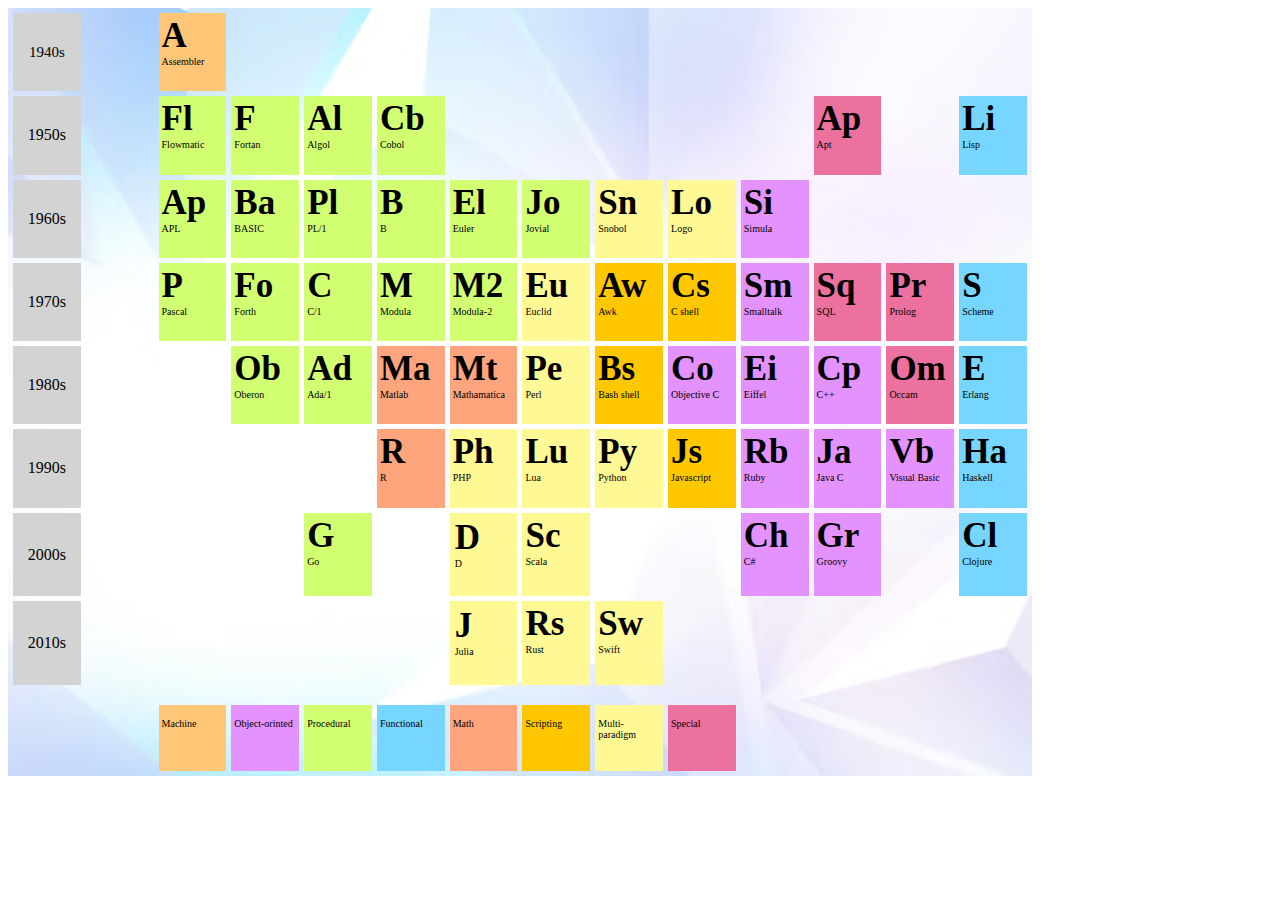
<file: index.html>
<!DOCTYPE html>
<html lang="en">
<head>
    <meta charset="UTF-8">
    <meta name="viewport" content="width=device-width, initial-scale=1.0">
    <title>Programming language</title>
    <link rel="stylesheet" href="/style/style_for_program.css"
    </head>
<body>
   <table border="0" cellspacing="5" cellpadding="0" style="table-layout: fixed; width: 1024px; height: 768px; background-image:url(/img/abstract_wall.jpg)">
    
<!-- 1940`s ---- rinda -->
    
    <tr>
        <td rowspan="2" bgcolor="lightgray" align="center" style="font-size: 15px; vertical-align: center; padding: 3px;">1940s</td>
        <td rowspan="2"></td>
        <td rowspan="2" style="background-color:rgb(255,198,119); vertical-align: top; text-align: left; padding: 3px;">
            <h1 style="font-size: 35px; margin: 0;">A</h1>
            <p style="font-size: 10px; margin: 0;">Assembler</p>
        </td>
        <td rowspan="2" colspan="11"></td>    
    </tr>
        <tr> </tr>
    
<!-- 1950`s ---- rinda -->
    
    <tr>
        <td rowspan="2" bgcolor="lightgray" align="center">1950s</td>
        <td rowspan="2" ></td>
        <td rowspan="2" style="background-color: rgb(210, 255, 113); vertical-align: top; text-align: left; padding: 3px;">
            <h1 style="font-size: 35px;  margin: 0;">Fl</h1>
            <p style="font-size: 10px; margin: 0;">Flowmatic</p>
        </td>
        <td rowspan="2" style="background-color: rgb(210, 255, 113); vertical-align: top; text-align: left; padding: 3px;">
            <h1 style="font-size: 35px; margin: 0;">F</h1>
            <p style="font-size: 10px; margin: 0;">Fortan</p>
        </td>
        <td rowspan="2" style="background-color: rgb(210, 255, 113); vertical-align: top; text-align: left; padding: 3px;">
            <h1 style="font-size: 35px; margin: 0;">Al</h1>
            <p style="font-size: 10px; margin: 0;">Algol</p>
        </td>
        <td rowspan="2" style="background-color: rgb(210, 255, 113); vertical-align: top; text-align: left; padding: 3px;">
            <h1 style="font-size: 35px; margin: 0;">Cb</h1>
            <p style="font-size: 10px; margin: 0;">Cobol</p>
        </td>
        <td rowspan="2" colspan="5"></td>
        <td rowspan="2" style="background-color: rgb(236,113,159); vertical-align: top; text-align: left; padding: 3px;">
            <h1 style="font-size: 35px; margin: 0;">Ap</h1>
            <p style="font-size: 10px; margin: 0;">Apt</p>
        </td>
        <td rowspan="2"></td>
        <td rowspan="2" style="background-color: rgb(118,214,255); vertical-align: top; text-align: left; padding: 3px;">
            <h1 style="font-size: 35px; margin: 0;">Li</h1>
            <p style="font-size: 10px; margin: 0;">Lisp</p>
        </td>
    </tr>
    <tr> </tr>

<!-- 1960`s ---- rinda -->

    <tr>
        <td rowspan="2" bgcolor="lightgray" align="center">1960s</td>
        <td rowspan="2" ></td>
        <td rowspan="2" style="background-color: rgb(210, 255, 113); vertical-align: top; text-align: left; padding: 3px;">
            <h1 style="font-size: 35px;  margin: 0;">Ap</h1>
            <p style="font-size: 10px; margin: 0;">APL</p>
        </td>
        <td rowspan="2" style="background-color: rgb(210, 255, 113); vertical-align: top; text-align: left; padding: 3px;">
            <h1 style="font-size: 35px; margin: 0;">Ba</h1>
            <p style="font-size: 10px; margin: 0;">BASIC</p>
        </td>
        <td rowspan="2" style="background-color: rgb(210, 255, 113); vertical-align: top; text-align: left; padding: 3px;">
            <h1 style="font-size: 35px; margin: 0;">Pl</h1>
            <p style="font-size: 10px; margin: 0;">PL/1</p>
        </td>
        <td rowspan="2" style="background-color: rgb(210, 255, 113); vertical-align: top; text-align: left; padding: 3px;">
            <h1 style="font-size: 35px; margin: 0;">B</h1>
            <p style="font-size: 10px; margin: 0;">B</p>
        </td>
        <td rowspan="2" style="background-color: rgb(210, 255, 113); vertical-align: top; text-align: left; padding: 3px;">
            <h1 style="font-size: 35px; margin: 0;">El</h1>
            <p style="font-size: 10px; margin: 0;">Euler</p>
        </td>
        <td rowspan="2" style="background-color: rgb(210, 255, 113); vertical-align: top; text-align: left; padding: 3px;">
            <h1 style="font-size: 35px; margin: 0;">Jo</h1>
            <p style="font-size: 10px; margin: 0;">Jovial</p>
        </td>
        <td rowspan="2" style="background-color: rgb(254,249,149); vertical-align: top; text-align: left; padding: 3px;">
            <h1 style="font-size: 35px; margin: 0;">Sn</h1>
            <p style="font-size: 10px; margin: 0;">Snobol</p>
        </td>
        <td rowspan="2" style="background-color: rgb(254,249,149); vertical-align: top; text-align: left; padding: 3px;">
            <h1 style="font-size: 35px; margin: 0;">Lo</h1>
            <p style="font-size: 10px; margin: 0;">Logo</p>
        </td>
        <td rowspan="2" style="background-color: rgb(228,146,254); vertical-align: top; text-align: left; padding: 3px;">
            <h1 style="font-size: 35px; margin: 0;">Si</h1>
            <p style="font-size: 10px; margin: 0;">Simula</p>
        </td>
        <td rowspan="2" colspan="3"></td>
    </tr>
    <tr></tr>

<!-- 1970`s ---- rinda -->

    <tr>
        <td rowspan="2" bgcolor="lightgray" align="center">1970s</td>
        <td rowspan="2" ></td>
        <td rowspan="2" style="background-color: rgb(210, 255, 113); vertical-align: top; text-align: left; padding: 3px;">
            <h1 style="font-size: 35px;  margin: 0;">P</h1>
            <p style="font-size: 10px; margin: 0;">Pascal</p>
        </td>
        <td rowspan="2" style="background-color: rgb(210, 255, 113); vertical-align: top; text-align: left; padding: 3px;">
            <h1 style="font-size: 35px; margin: 0;">Fo</h1>
            <p style="font-size: 10px; margin: 0;">Forth</p>
        </td>
        <td rowspan="2" style="background-color: rgb(210, 255, 113); vertical-align: top; text-align: left; padding: 3px;">
            <h1 style="font-size: 35px; margin: 0;">C</h1>
            <p style="font-size: 10px; margin: 0;">C/1</p>
        </td>
        <td rowspan="2" style="background-color: rgb(210, 255, 113); vertical-align: top; text-align: left; padding: 3px;">
            <h1 style="font-size: 35px; margin: 0;">M</h1>
            <p style="font-size: 10px; margin: 0;">Modula</p>
        </td>
        <td rowspan="2" style="background-color: rgb(210, 255, 113); vertical-align: top; text-align: left; padding: 3px;">
            <h1 style="font-size: 35px; margin: 0;">M2</h1>
            <p style="font-size: 10px; margin: 0;">Modula-2</p>
        </td>
        <td rowspan="2" style="background-color: rgb(254,249,149); vertical-align: top; text-align: left; padding: 3px;">
            <h1 style="font-size: 35px; margin: 0;">Eu</h1>
            <p style="font-size: 10px; margin: 0;">Euclid</p>
        </td>
        <td rowspan="2" style="background-color: rgb(255,199,0); vertical-align: top; text-align: left; padding: 3px;">
            <h1 style="font-size: 35px; margin: 0;">Aw</h1>
            <p style="font-size: 10px; margin: 0;">Awk</p>
        </td>
        <td rowspan="2" style="background-color: rgb(255,199,0); vertical-align: top; text-align: left; padding: 3px;">
            <h1 style="font-size: 35px; margin: 0;">Cs</h1>
            <p style="font-size: 10px; margin: 0;">C shell</p>
        </td>
        <td rowspan="2" style="background-color: rgb(228,146,254); vertical-align: top; text-align: left; padding: 3px;">
            <h1 style="font-size: 35px; margin: 0;">Sm</h1>
            <p style="font-size: 10px; margin: 0;">Smalltalk</p>
        </td>
        <td rowspan="2" style="background-color: rgb(236,113,159); vertical-align: top; text-align: left; padding: 3px;">
            <h1 style="font-size: 35px; margin: 0;">Sq</h1>
            <p style="font-size: 10px; margin: 0;">SQL</p>
        </td>
        <td rowspan="2" style="background-color: rgb(236,113,159); vertical-align: top; text-align: left; padding: 3px;">
            <h1 style="font-size: 35px; margin: 0;">Pr</h1>
            <p style="font-size: 10px; margin: 0;">Prolog</p>
        </td>
        <td rowspan="2" style="background-color: rgb(118,214,255); vertical-align: top; text-align: left; padding: 3px;">
            <h1 style="font-size: 35px; margin: 0;">S</h1>
            <p style="font-size: 10px; margin: 0;">Scheme</p>
        </td>
    </tr>
    <tr></tr>
    
<!-- 1980`s ---- rinda -->

    <tr>
        <td rowspan="2" bgcolor="lightgray" align="center">1980s</td>
        <td rowspan="2" ></td>
        <td rowspan="2"></td>
        <td rowspan="2" style="background-color: rgb(210, 255, 113); vertical-align: top; text-align: left; padding: 3px;">
            <h1 style="font-size: 35px; margin: 0;">Ob</h1>
            <p style="font-size: 10px; margin: 0;">Oberon</p>
        </td>
        <td rowspan="2" style="background-color: rgb(210, 255, 113); vertical-align: top; text-align: left; padding: 3px;">
            <h1 style="font-size: 35px; margin: 0;">Ad</h1>
            <p style="font-size: 10px; margin: 0;">Ada/1</p>
        </td>
        <td rowspan="2" style="background-color: rgb(254,165,125); vertical-align: top; text-align: left; padding: 3px;">
            <h1 style="font-size: 35px; margin: 0;">Ma</h1>
            <p style="font-size: 10px; margin: 0;">Matlab</p>
        </td>
        <td rowspan="2" style="background-color: rgb(254,165,125); vertical-align: top; text-align: left; padding: 3px;">
            <h1 style="font-size: 35px; margin: 0;">Mt</h1>
            <p style="font-size: 10px; margin: 0;">Mathamatica</p>
        </td>
        <td rowspan="2" style="background-color: rgb(254,249,149); vertical-align: top; text-align: left; padding: 3px;">
            <h1 style="font-size: 35px; margin: 0;">Pe</h1>
            <p style="font-size: 10px; margin: 0;">Perl</p>
        </td>
        <td rowspan="2" style="background-color: rgb(255,199,0); vertical-align: top; text-align: left; padding: 3px;">
            <h1 style="font-size: 35px; margin: 0;">Bs</h1>
            <p style="font-size: 10px; margin: 0;">Bash shell</p>
        </td>
        <td rowspan="2" style="background-color: rgb(228,146,254); vertical-align: top; text-align: left; padding: 3px;">
            <h1 style="font-size: 35px; margin: 0;">Co</h1>
            <p style="font-size: 10px; margin: 0;">Objective C</p>
        </td>
        <td rowspan="2" style="background-color: rgb(228,146,254); vertical-align: top; text-align: left; padding: 3px;">
            <h1 style="font-size: 35px; margin: 0;">Ei</h1>
            <p style="font-size: 10px; margin: 0;">Eiffel</p>
        </td>
        <td rowspan="2" style="background-color: rgb(228,146,254); vertical-align: top; text-align: left; padding: 3px;">
            <h1 style="font-size: 35px; margin: 0;">Cp</h1>
            <p style="font-size: 10px; margin: 0;">C++</p>
        </td>
        <td rowspan="2" style="background-color: rgb(236,113,159); vertical-align: top; text-align: left; padding: 3px;">
            <h1 style="font-size: 35px; margin: 0;">Om</h1>
            <p style="font-size: 10px; margin: 0;">Occam</p>
        </td>
        <td rowspan="2" style="background-color: rgb(118,214,255); vertical-align: top; text-align: left; padding: 3px;">
            <h1 style="font-size: 35px; margin: 0;">E</h1>
            <p style="font-size: 10px; margin: 0;">Erlang</p>
        </td>
    </tr>
    <tr></tr>

<!-- 1990`s ---- rinda -->

    <tr>
        <td rowspan="2" bgcolor="lightgray" align="center">1990s</td>
        <td rowspan="2"></td>
        <td rowspan="2" colspan="3"></td>
        <td rowspan="2" style="background-color: rgb(254,165,125); vertical-align: top; text-align: left; padding: 3px;">
            <h1 style="font-size: 35px; margin: 0;">R</h1>
            <p style="font-size: 10px; margin: 0;">R</p>
        </td>
        <td rowspan="2" style="background-color: rgb(254,249,149); vertical-align: top; text-align: left; padding: 3px;">
            <h1 style="font-size: 35px; margin: 0;">Ph</h1>
            <p style="font-size: 10px; margin: 0;">PHP</p>
        </td>
        <td rowspan="2" style="background-color: rgb(254,249,149); vertical-align: top; text-align: left; padding: 3px;">
            <h1 style="font-size: 35px; margin: 0;">Lu</h1>
            <p style="font-size: 10px; margin: 0;">Lua</p>
        </td>
        <td rowspan="2" style="background-color: rgb(254,249,149); vertical-align: top; text-align: left; padding: 3px;">
            <h1 style="font-size: 35px; margin: 0;">Py</h1>
            <p style="font-size: 10px; margin: 0;">Python</p>
        </td>
        <td rowspan="2" style="background-color: rgb(255,199,0); vertical-align: top; text-align: left; padding: 3px;">
            <h1 style="font-size: 35px; margin: 0;">Js</h1>
            <p style="font-size: 10px; margin: 0;">Javascript</p>
        </td>
        <td rowspan="2" style="background-color: rgb(228,146,254); vertical-align: top; text-align: left; padding: 3px;">
            <h1 style="font-size: 35px; margin: 0;">Rb</h1>
            <p style="font-size: 10px; margin: 0;">Ruby</p>
        </td>
        <td rowspan="2" style="background-color: rgb(228,146,254); vertical-align: top; text-align: left; padding: 3px;">
            <h1 style="font-size: 35px; margin: 0;">Ja</h1>
            <p style="font-size: 10px; margin: 0;">Java C</p>
        </td>
        <td rowspan="2" style="background-color: rgb(228,146,254); vertical-align: top; text-align: left; padding: 3px;">
         <h1 style="font-size: 35px; margin: 0;">Vb</h1>
            <p style="font-size: 10px; margin: 0;">Visual Basic</p>
        </td>
        <td rowspan="2" style="background-color: rgb(118,214,255); vertical-align: top; text-align: left; padding: 3px;">
            <h1 style="font-size: 35px; margin: 0;">Ha</h1>
            <p style="font-size: 10px; margin: 0;">Haskell</p>
        </td>
    </tr>
    <tr></tr>

<!-- 2000`s ---- rinda -->

    <tr>
        <td rowspan="2" bgcolor="lightgray" align="center">2000s</td>
        <td rowspan="2"></td>
        <td rowspan="2" colspan="2"></td>
        <td rowspan="2" style="background-color: rgb(210, 255, 113); vertical-align: top; text-align: left; padding: 3px;">
            <h1 style="font-size: 35px; margin: 0;">G</h1>
            <p style="font-size: 10px; margin: 0;">Go</p>
        </td>
        <td rowspan="2"></td>
        <td rowspan="2" style="background-color: rgb(254,249,149); vertical-align: top; text-align: left; padding: 5px;">
            <h1 style="font-size: 35px; margin: 0;">D</h1>
            <p style="font-size: 10px; margin: 0;">D</p>
        </td>
        <td rowspan="2" style="background-color: rgb(254,249,149); vertical-align: top; text-align: left; padding: 3px;">
            <h1 style="font-size: 35px; margin: 0;">Sc</h1>
            <p style="font-size: 10px; margin: 0;">Scala</p>
        </td>
        <td rowspan="2" colspan="2"></td>
        <td rowspan="2" style="background-color: rgb(228,146,254); vertical-align: top; text-align: left; padding: 3px;">
            <h1 style="font-size: 35px; margin: 0;">Ch</h1>
            <p style="font-size: 10px; margin: 0;">C#</p>
        </td>
        <td rowspan="2" style="background-color: rgb(228,146,254); vertical-align: top; text-align: left; padding: 3px;">
            <h1 style="font-size: 35px; margin: 0;">Gr</h1>
            <p style="font-size: 10px; margin: 0;">Groovy</p>
        </td>
        <td rowspan="2"></td>
        <td rowspan="2" style="background-color: rgb(118,214,255); vertical-align: top; text-align: left; padding: 3px;">
            <h1 style="font-size: 35px; margin: 0;">Cl</h1>
            <p style="font-size: 10px; margin: 0;">Clojure</p>
        </td>
    </tr>
    <tr></tr>

<!-- 2010`s ---- rinda -->

    <tr>
        <td rowspan="2" bgcolor="lightgray" align="center">2010s</td>
        <td rowspan="2"></td>
        <td rowspan="2" colspan="4"></td>
        <td rowspan="2" style="background-color: rgb(254,249,149); vertical-align: top; text-align: left; padding: 5px;">
            <h1 style="font-size: 35px; margin: 0;">J</h1>
            <p style="font-size: 10px; margin: 0;">Julia</p>
        </td>
        <td rowspan="2" style="background-color: rgb(254,249,149); vertical-align: top; text-align: left; padding: 3px;">
            <h1 style="font-size: 35px; margin: 0;">Rs</h1>
            <p style="font-size: 10px; margin: 0;">Rust</p>
        </td>
        <td rowspan="2" style="background-color: rgb(254,249,149); vertical-align: top; text-align: left; padding: 3px;">
            <h1 style="font-size: 35px; margin: 0;">Sw</h1>
            <p style="font-size: 10px; margin: 0;">Swift</p>
        </td>
        <td rowspan="2" colspan="5"></td>
    </tr>
    <tr></tr>
    <tr></tr>
    <tr></tr>
    <tr></tr>
    

<!-- Legenda -->
    <tr>
        <td rowspan="2"></td>
        <td rowspan="2"></td>
        <td rowspan="2" style="background-color:rgb(255,198,119); vertical-align: top; text-align: left; padding: 3px;">
            <p style="font-size: 10px; margin: 2;">Machine</p>
        </td>
        <td rowspan="2" style="background-color: rgb(228,146,254); vertical-align: top; text-align: left; padding: 3px;">
            <p style="font-size: 10px; margin: 2;">Object-orinted</p>
        </td>
        <td rowspan="2" style="background-color: rgb(210, 255, 113); vertical-align: top; text-align: left; padding: 3px;">
            <p style="font-size: 10px; margin: 2;">Procedural</p>
        </td>
        <td rowspan="2" style="background-color: rgb(118,214,255); vertical-align: top; text-align: left; padding: 3px;">
            <p style="font-size: 10px; margin: 2;">Functional</p>
        </td>
        <td rowspan="2" style="background-color: rgb(254,165,125); vertical-align: top; text-align: left; padding: 3px;">
            <p style="font-size: 10px; margin: 2;">Math</p>
        </td>
        <td rowspan="2" style="background-color: rgb(255,199,0); vertical-align: top; text-align: left; padding: 3px;">
            <p style="font-size: 10px; margin: 2;">Scripting</p>
        </td>
        <td rowspan="2" style="background-color: rgb(254,249,149); vertical-align: top; text-align: left; padding: 3px;">
            <p style="font-size: 10px; margin: 2;">Multi-paradigm</p>
        </td>
        <td rowspan="2"style="background-color: rgb(236,113,159); vertical-align: top; text-align: left; padding: 3px;">
            <p style="font-size: 10px; margin: 2;">Special</p>
        </td>
        <td rowspan="2" colspan="4"></td>
    </tr>
    <tr></tr>
</table>
</body>
</html>
</file>
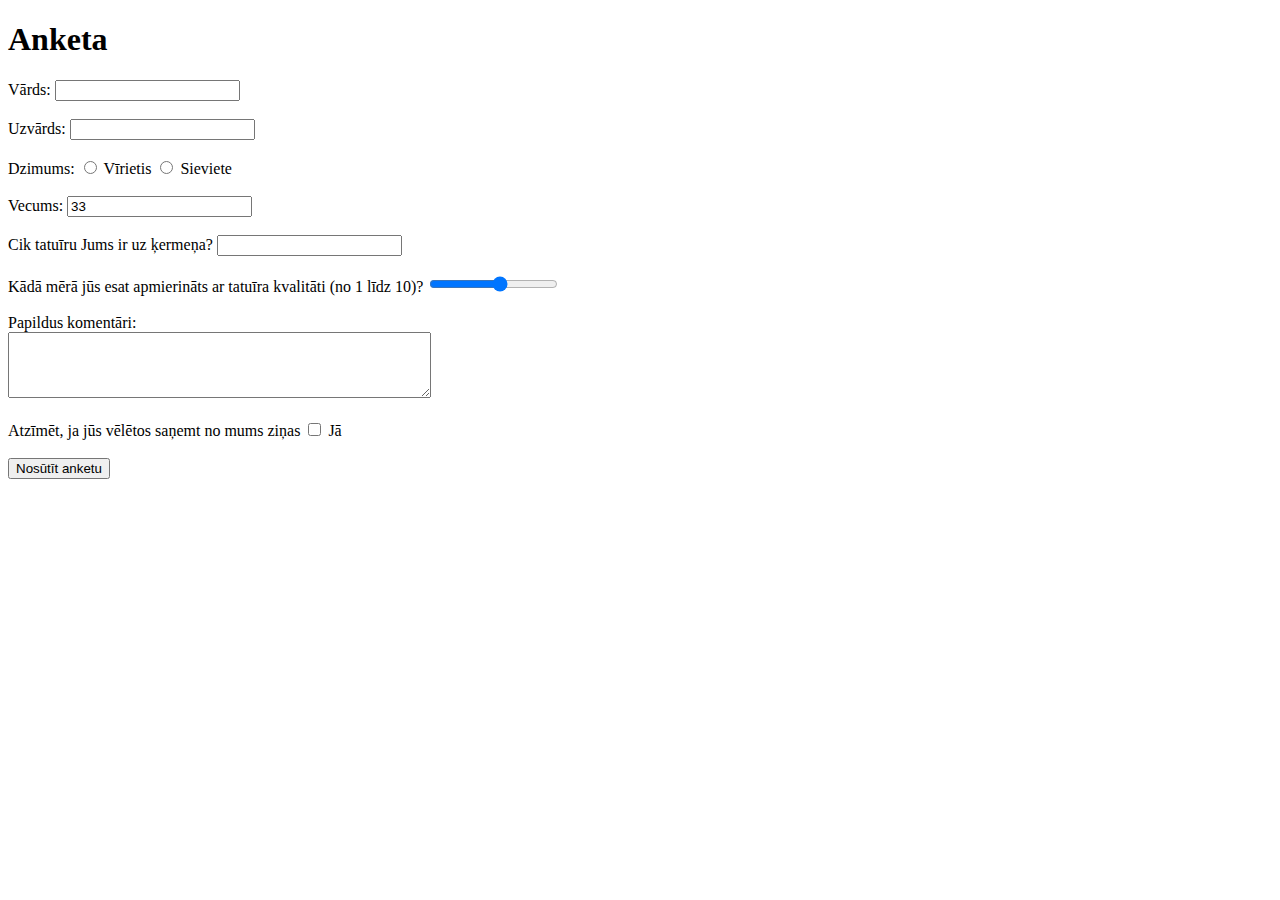
<file: anketa.html>
<!DOCTYPE html>
<html>
<head>
    <meta charset="UTF-8">
    <title>Anketa</title>
</head>
<body>
    <h1>Anketa</h1>
    <form action="/" method="POST">
        <label for="vards">Vārds:</label>
        <input type="text" id="vards" name="vards"><br><br>

        <label for="uzvards">Uzvārds:</label>
        <input type="text" id="uzvards" name="uzvards"><br><br>

        <label for="dzimums">Dzimums:</label>
        <input type="radio" id="dzimums-virietis" name="dzimums" value="virietis">
        <label for="dzimums-virietis">Vīrietis</label>
        <input type="radio" id="dzimums-sieviete" name="dzimums" value="sieviete">
        <label for="dzimums-sieviete">Sieviete</label><br><br>

        <label for="vecums">Vecums:</label>
        <input type="number" id="vecums" name="vecums" value="33"><br><br>

        <label for="tatuiru_skaitis">Cik tatuīru Jums ir uz ķermeņa?</label>
        <input type="number" id="tatuiru_skaitis" name="tatuiru_skaitis"><br><br>

        <label for="apmierinatiba">Kādā mērā jūs esat apmierināts ar tatuīra kvalitāti (no 1 līdz 10)?</label>
        <input type="range" id="apmierinatiba" name="apmierinatiba" min="1" max="10"><br><br>

        <label for="komentars">Papildus komentāri:</label><br>
        <textarea id="komentars" name="komentars" rows="4" cols="50"></textarea><br><br>

        <label for="atsutit">Atzīmēt, ja jūs vēlētos saņemt no mums ziņas</label>
        <input type="checkbox" id="atsutit" name="atsutit" value="ja">
        <label for="atsutit">Jā</label><br><br>

        <input type="submit" value="Nosūtīt anketu">
    </form>
</body>
</html>
</file>
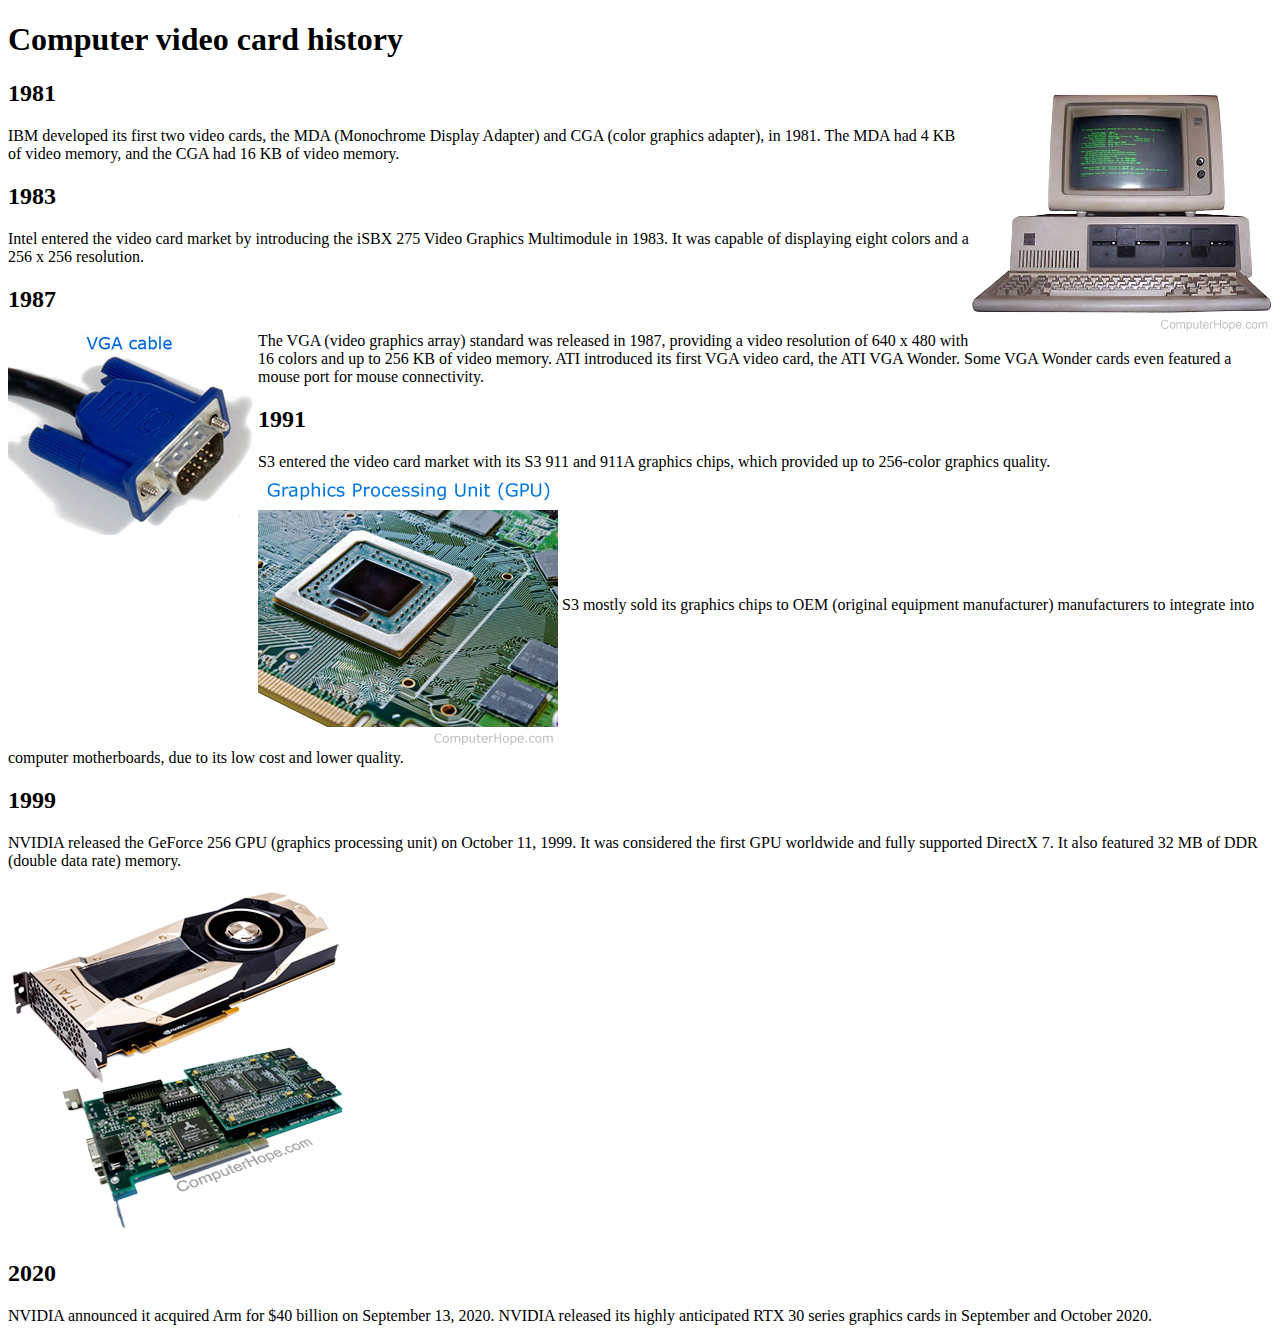
<file: pictures.html>
<!DOCTYPE html>
<html lang="en">
<head>
    <meta charset="UTF-8">
    <meta name="viewport" content="width=device-width, initial-scale=1.0">
    <title>Document with pictures</title>
</head>
<body>
   <h1>Computer video card history</h1>
    <img align="right" src="/img/mda.webp" alt="MDA is the first text-only video display standard from IBM capable of displaying at a maximum of 80x25 characters in two colors."> 
    <h2>1981</h2>
    <p>IBM developed its first two video cards, the MDA (Monochrome Display Adapter) and CGA (color graphics adapter), in 1981. The MDA had 4 KB of video memory, and the CGA had 16 KB of video memory.</p>
    </div>
    <h2>1983</h2>
    <p>Intel entered the video card market by introducing the iSBX 275 Video Graphics Multimodule in 1983. It was capable of displaying eight colors and a 256 x 256 resolution.</p>
    <h2>1987</h2>
    <p><img align="left" src="/img/vga-cable.jpg" alt="The illustration shows the 15-pin VGA connector, its pin assignments, and size dimensions. ">The VGA (video graphics array) standard was released in 1987, providing a video resolution of 640 x 480 with 16 colors and up to 256 KB of video memory. ATI introduced its first VGA video card, the ATI VGA Wonder. Some VGA Wonder cards even featured a mouse port for mouse connectivity.</p>
    <h2>1991</h2>
    <p>S3 entered the video card market with its S3 911 and 911A graphics chips, which provided up to 256-color graphics quality. <img align="middle"src="/img/gpu.webp" alt="Short for graphics processing unit"> S3 mostly sold its graphics chips to OEM (original equipment manufacturer) manufacturers to integrate into computer motherboards, due to its low cost and lower quality.</p>
    <h2>1999</h2>
    <p>NVIDIA released the GeForce 256 GPU (graphics processing unit) 
    on October 11, 1999. It was considered the first GPU worldwide and fully supported DirectX 7. It also featured 32 MB of DDR (double data rate) memory.</p>
    <img align="bottom"src='/img/video-card-examples.webp' alt="NVIDIA announced it acquired Arm for $40 billion">
    <h2>2020</h2>
    <p>NVIDIA announced it acquired Arm for $40 billion on September 13, 2020. NVIDIA released its highly anticipated RTX 30 series graphics cards in September and October 2020.</p>
</body>
</html>
</file>
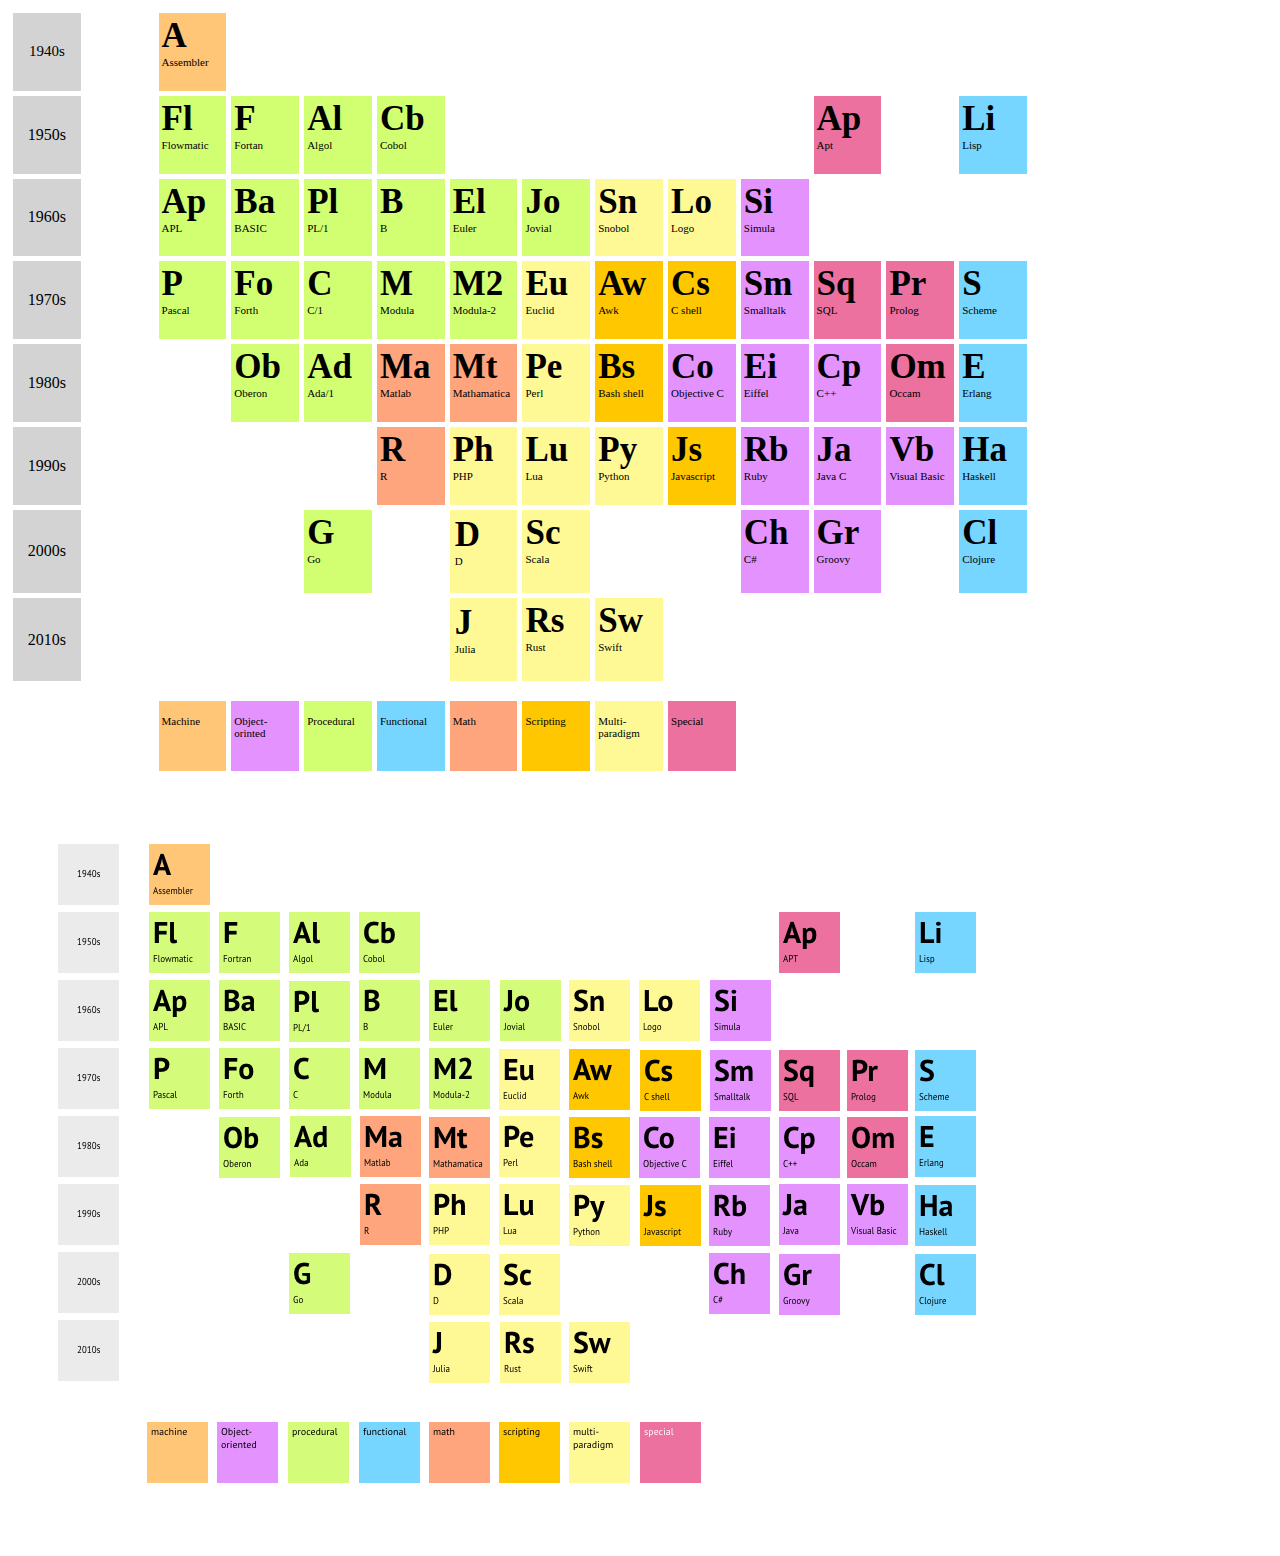
<file: programming_lang.html>
<!DOCTYPE html>
<html lang="en">
<head>
    <meta charset="UTF-8">
    <meta name="viewport" content="width=device-width, initial-scale=1.0">
    <title>Programming language</title>
    <link rel="stylesheet" href="/style/style_for_program.css"
    </head>
<body>
   <table border="0" cellspacing="5" cellpadding="0" style="table-layout: fixed; width: 1024px; height: 768px; background-image:url('https://image.slidesdocs.com/responsive-images/background/abstract-wallpaper-technology-business-white-color-powerpoint-background_e4ef4da124__960_540.jpg');">
    
<!-- 1940`s ---- rinda -->
    
    <tr>
        <td rowspan="2" bgcolor="lightgray" align="center" style="font-size: 15px; vertical-align: center; padding: 3px;">1940s</td>
        <td rowspan="2"></td>
        <td rowspan="2" style="background-color:rgb(255,198,119); vertical-align: top; text-align: left; padding: 3px;">
            <h1 style="font-size: 35px; margin: 0;">A</h1>
            <p style="font-size: 11px; margin: 0;">Assembler</p>
        </td>
        <td rowspan="2" colspan="11"></td>    
    </tr>
        <tr> </tr>
    
<!-- 1950`s ---- rinda -->
    
    <tr>
        <td rowspan="2" bgcolor="lightgray" align="center">1950s</td>
        <td rowspan="2" ></td>
        <td rowspan="2" style="background-color: rgb(210, 255, 113); vertical-align: top; text-align: left; padding: 3px;">
            <h1 style="font-size: 35px;  margin: 0;">Fl</h1>
            <p style="font-size: 11px; margin: 0;">Flowmatic</p>
        </td>
        <td rowspan="2" style="background-color: rgb(210, 255, 113); vertical-align: top; text-align: left; padding: 3px;">
            <h1 style="font-size: 35px; margin: 0;">F</h1>
            <p style="font-size: 11px; margin: 0;">Fortan</p>
        </td>
        <td rowspan="2" style="background-color: rgb(210, 255, 113); vertical-align: top; text-align: left; padding: 3px;">
            <h1 style="font-size: 35px; margin: 0;">Al</h1>
            <p style="font-size: 11px; margin: 0;">Algol</p>
        </td>
        <td rowspan="2" style="background-color: rgb(210, 255, 113); vertical-align: top; text-align: left; padding: 3px;">
            <h1 style="font-size: 35px; margin: 0;">Cb</h1>
            <p style="font-size: 11px; margin: 0;">Cobol</p>
        </td>
        <td rowspan="2" colspan="5"></td>
        <td rowspan="2" style="background-color: rgb(236,113,159); vertical-align: top; text-align: left; padding: 3px;">
            <h1 style="font-size: 35px; margin: 0;">Ap</h1>
            <p style="font-size: 11px; margin: 0;">Apt</p>
        </td>
        <td rowspan="2"></td>
        <td rowspan="2" style="background-color: rgb(118,214,255); vertical-align: top; text-align: left; padding: 3px;">
            <h1 style="font-size: 35px; margin: 0;">Li</h1>
            <p style="font-size: 11px; margin: 0;">Lisp</p>
        </td>
    </tr>
    <tr> </tr>

<!-- 1960`s ---- rinda -->

    <tr>
        <td rowspan="2" bgcolor="lightgray" align="center">1960s</td>
        <td rowspan="2" ></td>
        <td rowspan="2" style="background-color: rgb(210, 255, 113); vertical-align: top; text-align: left; padding: 3px;">
            <h1 style="font-size: 35px;  margin: 0;">Ap</h1>
            <p style="font-size: 11px; margin: 0;">APL</p>
        </td>
        <td rowspan="2" style="background-color: rgb(210, 255, 113); vertical-align: top; text-align: left; padding: 3px;">
            <h1 style="font-size: 35px; margin: 0;">Ba</h1>
            <p style="font-size: 11px; margin: 0;">BASIC</p>
        </td>
        <td rowspan="2" style="background-color: rgb(210, 255, 113); vertical-align: top; text-align: left; padding: 3px;">
            <h1 style="font-size: 35px; margin: 0;">Pl</h1>
            <p style="font-size: 11px; margin: 0;">PL/1</p>
        </td>
        <td rowspan="2" style="background-color: rgb(210, 255, 113); vertical-align: top; text-align: left; padding: 3px;">
            <h1 style="font-size: 35px; margin: 0;">B</h1>
            <p style="font-size: 11px; margin: 0;">B</p>
        </td>
        <td rowspan="2" style="background-color: rgb(210, 255, 113); vertical-align: top; text-align: left; padding: 3px;">
            <h1 style="font-size: 35px; margin: 0;">El</h1>
            <p style="font-size: 11px; margin: 0;">Euler</p>
        </td>
        <td rowspan="2" style="background-color: rgb(210, 255, 113); vertical-align: top; text-align: left; padding: 3px;">
            <h1 style="font-size: 35px; margin: 0;">Jo</h1>
            <p style="font-size: 11px; margin: 0;">Jovial</p>
        </td>
        <td rowspan="2" style="background-color: rgb(254,249,149); vertical-align: top; text-align: left; padding: 3px;">
            <h1 style="font-size: 35px; margin: 0;">Sn</h1>
            <p style="font-size: 11px; margin: 0;">Snobol</p>
        </td>
        <td rowspan="2" style="background-color: rgb(254,249,149); vertical-align: top; text-align: left; padding: 3px;">
            <h1 style="font-size: 35px; margin: 0;">Lo</h1>
            <p style="font-size: 11px; margin: 0;">Logo</p>
        </td>
        <td rowspan="2" style="background-color: rgb(228,146,254); vertical-align: top; text-align: left; padding: 3px;">
            <h1 style="font-size: 35px; margin: 0;">Si</h1>
            <p style="font-size: 11px; margin: 0;">Simula</p>
        </td>
        <td rowspan="2" colspan="3"></td>
    </tr>
    <tr></tr>

<!-- 1970`s ---- rinda -->

    <tr>
        <td rowspan="2" bgcolor="lightgray" align="center">1970s</td>
        <td rowspan="2" ></td>
        <td rowspan="2" style="background-color: rgb(210, 255, 113); vertical-align: top; text-align: left; padding: 3px;">
            <h1 style="font-size: 35px;  margin: 0;">P</h1>
            <p style="font-size: 11px; margin: 0;">Pascal</p>
        </td>
        <td rowspan="2" style="background-color: rgb(210, 255, 113); vertical-align: top; text-align: left; padding: 3px;">
            <h1 style="font-size: 35px; margin: 0;">Fo</h1>
            <p style="font-size: 11px; margin: 0;">Forth</p>
        </td>
        <td rowspan="2" style="background-color: rgb(210, 255, 113); vertical-align: top; text-align: left; padding: 3px;">
            <h1 style="font-size: 35px; margin: 0;">C</h1>
            <p style="font-size: 11px; margin: 0;">C/1</p>
        </td>
        <td rowspan="2" style="background-color: rgb(210, 255, 113); vertical-align: top; text-align: left; padding: 3px;">
            <h1 style="font-size: 35px; margin: 0;">M</h1>
            <p style="font-size: 11px; margin: 0;">Modula</p>
        </td>
        <td rowspan="2" style="background-color: rgb(210, 255, 113); vertical-align: top; text-align: left; padding: 3px;">
            <h1 style="font-size: 35px; margin: 0;">M2</h1>
            <p style="font-size: 11px; margin: 0;">Modula-2</p>
        </td>
        <td rowspan="2" style="background-color: rgb(254,249,149); vertical-align: top; text-align: left; padding: 3px;">
            <h1 style="font-size: 35px; margin: 0;">Eu</h1>
            <p style="font-size: 11px; margin: 0;">Euclid</p>
        </td>
        <td rowspan="2" style="background-color: rgb(255,199,0); vertical-align: top; text-align: left; padding: 3px;">
            <h1 style="font-size: 35px; margin: 0;">Aw</h1>
            <p style="font-size: 11px; margin: 0;">Awk</p>
        </td>
        <td rowspan="2" style="background-color: rgb(255,199,0); vertical-align: top; text-align: left; padding: 3px;">
            <h1 style="font-size: 35px; margin: 0;">Cs</h1>
            <p style="font-size: 11px; margin: 0;">C shell</p>
        </td>
        <td rowspan="2" style="background-color: rgb(228,146,254); vertical-align: top; text-align: left; padding: 3px;">
            <h1 style="font-size: 35px; margin: 0;">Sm</h1>
            <p style="font-size: 11px; margin: 0;">Smalltalk</p>
        </td>
        <td rowspan="2" style="background-color: rgb(236,113,159); vertical-align: top; text-align: left; padding: 3px;">
            <h1 style="font-size: 35px; margin: 0;">Sq</h1>
            <p style="font-size: 11px; margin: 0;">SQL</p>
        </td>
        <td rowspan="2" style="background-color: rgb(236,113,159); vertical-align: top; text-align: left; padding: 3px;">
            <h1 style="font-size: 35px; margin: 0;">Pr</h1>
            <p style="font-size: 11px; margin: 0;">Prolog</p>
        </td>
        <td rowspan="2" style="background-color: rgb(118,214,255); vertical-align: top; text-align: left; padding: 3px;">
            <h1 style="font-size: 35px; margin: 0;">S</h1>
            <p style="font-size: 11px; margin: 0;">Scheme</p>
        </td>
    </tr>
    <tr></tr>
    
<!-- 1980`s ---- rinda -->

    <tr>
        <td rowspan="2" bgcolor="lightgray" align="center">1980s</td>
        <td rowspan="2" ></td>
        <td rowspan="2"></td>
        <td rowspan="2" style="background-color: rgb(210, 255, 113); vertical-align: top; text-align: left; padding: 3px;">
            <h1 style="font-size: 35px; margin: 0;">Ob</h1>
            <p style="font-size: 11px; margin: 0;">Oberon</p>
        </td>
        <td rowspan="2" style="background-color: rgb(210, 255, 113); vertical-align: top; text-align: left; padding: 3px;">
            <h1 style="font-size: 35px; margin: 0;">Ad</h1>
            <p style="font-size: 11px; margin: 0;">Ada/1</p>
        </td>
        <td rowspan="2" style="background-color: rgb(254,165,125); vertical-align: top; text-align: left; padding: 3px;">
            <h1 style="font-size: 35px; margin: 0;">Ma</h1>
            <p style="font-size: 11px; margin: 0;">Matlab</p>
        </td>
        <td rowspan="2" style="background-color: rgb(254,165,125); vertical-align: top; text-align: left; padding: 3px;">
            <h1 style="font-size: 35px; margin: 0;">Mt</h1>
            <p style="font-size: 11px; margin: 0;">Mathamatica</p>
        </td>
        <td rowspan="2" style="background-color: rgb(254,249,149); vertical-align: top; text-align: left; padding: 3px;">
            <h1 style="font-size: 35px; margin: 0;">Pe</h1>
            <p style="font-size: 11px; margin: 0;">Perl</p>
        </td>
        <td rowspan="2" style="background-color: rgb(255,199,0); vertical-align: top; text-align: left; padding: 3px;">
            <h1 style="font-size: 35px; margin: 0;">Bs</h1>
            <p style="font-size: 11px; margin: 0;">Bash shell</p>
        </td>
        <td rowspan="2" style="background-color: rgb(228,146,254); vertical-align: top; text-align: left; padding: 3px;">
            <h1 style="font-size: 35px; margin: 0;">Co</h1>
            <p style="font-size: 11px; margin: 0;">Objective C</p>
        </td>
        <td rowspan="2" style="background-color: rgb(228,146,254); vertical-align: top; text-align: left; padding: 3px;">
            <h1 style="font-size: 35px; margin: 0;">Ei</h1>
            <p style="font-size: 11px; margin: 0;">Eiffel</p>
        </td>
        <td rowspan="2" style="background-color: rgb(228,146,254); vertical-align: top; text-align: left; padding: 3px;">
            <h1 style="font-size: 35px; margin: 0;">Cp</h1>
            <p style="font-size: 11px; margin: 0;">C++</p>
        </td>
        <td rowspan="2" style="background-color: rgb(236,113,159); vertical-align: top; text-align: left; padding: 3px;">
            <h1 style="font-size: 35px; margin: 0;">Om</h1>
            <p style="font-size: 11px; margin: 0;">Occam</p>
        </td>
        <td rowspan="2" style="background-color: rgb(118,214,255); vertical-align: top; text-align: left; padding: 3px;">
            <h1 style="font-size: 35px; margin: 0;">E</h1>
            <p style="font-size: 11px; margin: 0;">Erlang</p>
        </td>
    </tr>
    <tr></tr>

<!-- 1990`s ---- rinda -->

    <tr>
        <td rowspan="2" bgcolor="lightgray" align="center">1990s</td>
        <td rowspan="2"></td>
        <td rowspan="2" colspan="3"></td>
        <td rowspan="2" style="background-color: rgb(254,165,125); vertical-align: top; text-align: left; padding: 3px;">
            <h1 style="font-size: 35px; margin: 0;">R</h1>
            <p style="font-size: 11px; margin: 0;">R</p>
        </td>
        <td rowspan="2" style="background-color: rgb(254,249,149); vertical-align: top; text-align: left; padding: 3px;">
            <h1 style="font-size: 35px; margin: 0;">Ph</h1>
            <p style="font-size: 11px; margin: 0;">PHP</p>
        </td>
        <td rowspan="2" style="background-color: rgb(254,249,149); vertical-align: top; text-align: left; padding: 3px;">
            <h1 style="font-size: 35px; margin: 0;">Lu</h1>
            <p style="font-size: 11px; margin: 0;">Lua</p>
        </td>
        <td rowspan="2" style="background-color: rgb(254,249,149); vertical-align: top; text-align: left; padding: 3px;">
            <h1 style="font-size: 35px; margin: 0;">Py</h1>
            <p style="font-size: 11px; margin: 0;">Python</p>
        </td>
        <td rowspan="2" style="background-color: rgb(255,199,0); vertical-align: top; text-align: left; padding: 3px;">
            <h1 style="font-size: 35px; margin: 0;">Js</h1>
            <p style="font-size: 11px; margin: 0;">Javascript</p>
        </td>
        <td rowspan="2" style="background-color: rgb(228,146,254); vertical-align: top; text-align: left; padding: 3px;">
            <h1 style="font-size: 35px; margin: 0;">Rb</h1>
            <p style="font-size: 11px; margin: 0;">Ruby</p>
        </td>
        <td rowspan="2" style="background-color: rgb(228,146,254); vertical-align: top; text-align: left; padding: 3px;">
            <h1 style="font-size: 35px; margin: 0;">Ja</h1>
            <p style="font-size: 11px; margin: 0;">Java C</p>
        </td>
        <td rowspan="2" style="background-color: rgb(228,146,254); vertical-align: top; text-align: left; padding: 3px;">
         <h1 style="font-size: 35px; margin: 0;">Vb</h1>
            <p style="font-size: 11px; margin: 0;">Visual Basic</p>
        </td>
        <td rowspan="2" style="background-color: rgb(118,214,255); vertical-align: top; text-align: left; padding: 3px;">
            <h1 style="font-size: 35px; margin: 0;">Ha</h1>
            <p style="font-size: 11px; margin: 0;">Haskell</p>
        </td>
    </tr>
    <tr></tr>

<!-- 2000`s ---- rinda -->

    <tr>
        <td rowspan="2" bgcolor="lightgray" align="center">2000s</td>
        <td rowspan="2"></td>
        <td rowspan="2" colspan="2"></td>
        <td rowspan="2" style="background-color: rgb(210, 255, 113); vertical-align: top; text-align: left; padding: 3px;">
            <h1 style="font-size: 35px; margin: 0;">G</h1>
            <p style="font-size: 11px; margin: 0;">Go</p>
        </td>
        <td rowspan="2"></td>
        <td rowspan="2" style="background-color: rgb(254,249,149); vertical-align: top; text-align: left; padding: 5px;">
            <h1 style="font-size: 35px; margin: 0;">D</h1>
            <p style="font-size: 11px; margin: 0;">D</p>
        </td>
        <td rowspan="2" style="background-color: rgb(254,249,149); vertical-align: top; text-align: left; padding: 3px;">
            <h1 style="font-size: 35px; margin: 0;">Sc</h1>
            <p style="font-size: 11px; margin: 0;">Scala</p>
        </td>
        <td rowspan="2" colspan="2"></td>
        <td rowspan="2" style="background-color: rgb(228,146,254); vertical-align: top; text-align: left; padding: 3px;">
            <h1 style="font-size: 35px; margin: 0;">Ch</h1>
            <p style="font-size: 11px; margin: 0;">C#</p>
        </td>
        <td rowspan="2" style="background-color: rgb(228,146,254); vertical-align: top; text-align: left; padding: 3px;">
            <h1 style="font-size: 35px; margin: 0;">Gr</h1>
            <p style="font-size: 11px; margin: 0;">Groovy</p>
        </td>
        <td rowspan="2"></td>
        <td rowspan="2" style="background-color: rgb(118,214,255); vertical-align: top; text-align: left; padding: 3px;">
            <h1 style="font-size: 35px; margin: 0;">Cl</h1>
            <p style="font-size: 11px; margin: 0;">Clojure</p>
        </td>
    </tr>
    <tr></tr>

<!-- 2010`s ---- rinda -->

    <tr>
        <td rowspan="2" bgcolor="lightgray" align="center">2010s</td>
        <td rowspan="2"></td>
        <td rowspan="2" colspan="4"></td>
        <td rowspan="2" style="background-color: rgb(254,249,149); vertical-align: top; text-align: left; padding: 5px;">
            <h1 style="font-size: 35px; margin: 0;">J</h1>
            <p style="font-size: 11px; margin: 0;">Julia</p>
        </td>
        <td rowspan="2" style="background-color: rgb(254,249,149); vertical-align: top; text-align: left; padding: 3px;">
            <h1 style="font-size: 35px; margin: 0;">Rs</h1>
            <p style="font-size: 11px; margin: 0;">Rust</p>
        </td>
        <td rowspan="2" style="background-color: rgb(254,249,149); vertical-align: top; text-align: left; padding: 3px;">
            <h1 style="font-size: 35px; margin: 0;">Sw</h1>
            <p style="font-size: 11px; margin: 0;">Swift</p>
        </td>
        <td rowspan="2" colspan="5"></td>
    </tr>
    <tr></tr>
    <tr></tr>
    <tr></tr>
    <tr></tr>
    

<!-- Legenda -->
    <tr>
        <td rowspan="2"></td>
        <td rowspan="2"></td>
        <td rowspan="2" style="background-color:rgb(255,198,119); vertical-align: top; text-align: left; padding: 3px;">
            <p style="font-size: 11px; margin: 2;">Machine</p>
        </td>
        <td rowspan="2" style="background-color: rgb(228,146,254); vertical-align: top; text-align: left; padding: 3px;">
            <p style="font-size: 11px; margin: 2;">Object-orinted</p>
        </td>
        <td rowspan="2" style="background-color: rgb(210, 255, 113); vertical-align: top; text-align: left; padding: 3px;">
            <p style="font-size: 11px; margin: 2;">Procedural</p>
        </td>
        <td rowspan="2" style="background-color: rgb(118,214,255); vertical-align: top; text-align: left; padding: 3px;">
            <p style="font-size: 11px; margin: 2;">Functional</p>
        </td>
        <td rowspan="2" style="background-color: rgb(254,165,125); vertical-align: top; text-align: left; padding: 3px;">
            <p style="font-size: 11px; margin: 2;">Math</p>
        </td>
        <td rowspan="2" style="background-color: rgb(255,199,0); vertical-align: top; text-align: left; padding: 3px;">
            <p style="font-size: 11px; margin: 2;">Scripting</p>
        </td>
        <td rowspan="2" style="background-color: rgb(254,249,149); vertical-align: top; text-align: left; padding: 3px;">
            <p style="font-size: 11px; margin: 2;">Multi-paradigm</p>
        </td>
        <td rowspan="2"style="background-color: rgb(236,113,159); vertical-align: top; text-align: left; padding: 3px;">
            <p style="font-size: 11px; margin: 2;">Special</p>
        </td>
        <td rowspan="2" colspan="4"></td>
    </tr>
    <tr></tr>
</table>
   <img src="/img/languages_image.png">
</body>
</html>
</file>
<file: style/style_for_program.css>
/* p{
    font-size: large;
}
h1{
    font-family: 'Courier New', Courier, monospace;
    font: size 40px;

} */
</file>
